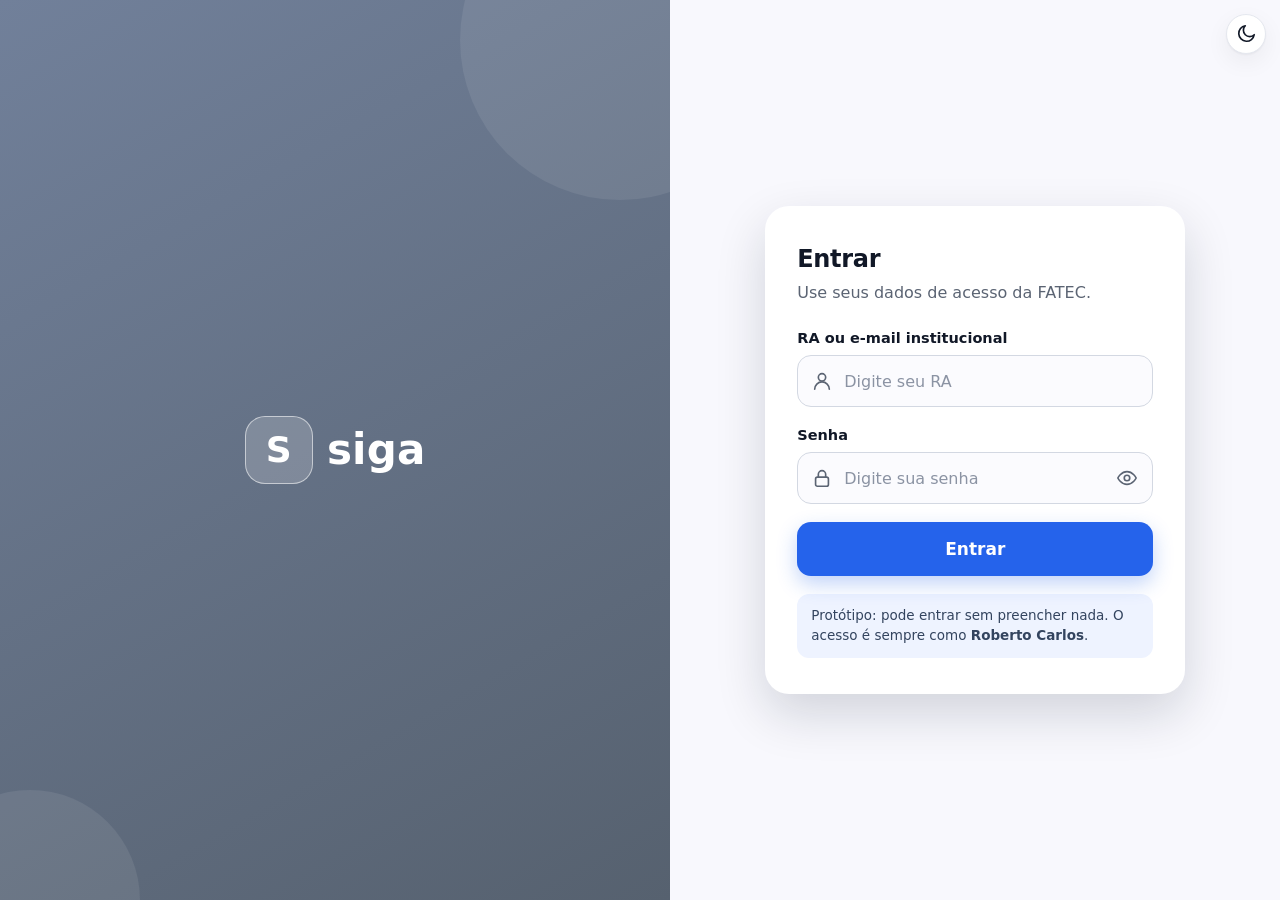
<file: index.html>
<!DOCTYPE html>
<html lang="pt-BR">
<head>
  <meta charset="utf-8">
  <meta name="viewport" content="width=device-width, initial-scale=1">
  <meta name="theme-color" content="#64748b">
  <meta name="color-scheme" content="light dark">
  <title>Entrar | SIGA</title>
  <link rel="stylesheet" href="css/style.css">
  <script src="js/app.js" data-page="login"></script>
</head>
<body class="login-page">

  <svg width="0" height="0" style="position:absolute" aria-hidden="true">
    <defs>
      <symbol id="i-user" viewBox="0 0 24 24"><circle cx="12" cy="8" r="4"/><path d="M4 21c0-4.4 3.6-8 8-8s8 3.6 8 8"/></symbol>
      <symbol id="i-lock" viewBox="0 0 24 24"><rect x="5" y="11" width="14" height="10" rx="2"/><path d="M8 11V8a4 4 0 0 1 8 0v3"/></symbol>
      <symbol id="i-eye" viewBox="0 0 24 24"><path d="M2 12s3.5-7 10-7 10 7 10 7-3.5 7-10 7S2 12 2 12z"/><circle cx="12" cy="12" r="3"/></symbol>
      <symbol id="i-eyeoff" viewBox="0 0 24 24"><path d="M3 3l18 18"/><path d="M10.6 5.1A10 10 0 0 1 12 5c6.5 0 10 7 10 7a17 17 0 0 1-3.2 4.2M6.6 6.7C3.7 8.5 2 12 2 12s3.5 7 10 7c1.6 0 3-.4 4.3-1"/><path d="M9.9 9.9a3 3 0 0 0 4.2 4.2"/></symbol>
      <symbol id="i-moon" viewBox="0 0 24 24"><path d="M21 12.8A8.5 8.5 0 1 1 11.2 3a6.7 6.7 0 0 0 9.8 9.8z"/></symbol>
      <symbol id="i-sun" viewBox="0 0 24 24"><circle cx="12" cy="12" r="4"/><path d="M12 2v2M12 20v2M4.9 4.9l1.4 1.4M17.7 17.7l1.4 1.4M2 12h2M20 12h2M4.9 19.1l1.4-1.4M17.7 6.3l1.4-1.4"/></symbol>
    </defs>
  </svg>

  <button type="button" class="theme-toggle theme-toggle--float" data-theme-toggle aria-label="Modo escuro" aria-pressed="false">
    <svg class="i i--moon" aria-hidden="true"><use href="#i-moon"/></svg>
    <svg class="i i--sun" aria-hidden="true"><use href="#i-sun"/></svg>
  </button>

  <main class="login">

    <section class="login__brand">
      <a class="brand brand--lg" href="index.html" aria-label="SIGA">
        <span class="brand__mark" aria-hidden="true">S</span>
        <span class="brand__name">siga</span>
      </a>
    </section>

    <section class="login__panel">
      <div class="login__card">
        <h2>Entrar</h2>
        <p>Use seus dados de acesso da FATEC.</p>

        <form id="login-form" class="form" novalidate>
          <div class="field">
            <label for="usuario">RA ou e-mail institucional</label>
            <div class="input">
              <svg class="i"><use href="#i-user"/></svg>
              <input id="usuario" name="usuario" type="text" autocomplete="username" placeholder="Digite seu RA">
            </div>
          </div>

          <div class="field">
            <label for="senha">Senha</label>
            <div class="input">
              <svg class="i"><use href="#i-lock"/></svg>
              <input id="senha" name="senha" type="password" autocomplete="current-password" placeholder="Digite sua senha">
              <button type="button" class="toggle-pass" id="toggle-senha" aria-label="Mostrar senha" aria-pressed="false">
                <svg class="i"><use href="#i-eye"/></svg>
              </button>
            </div>
          </div>

          <button type="submit" class="btn"><span>Entrar</span></button>
        </form>

        <p class="hint">Protótipo: pode entrar sem preencher nada. O acesso é sempre como <strong>Roberto Carlos</strong>.</p>
      </div>
    </section>

  </main>

</body>
</html>
</file>
<file: css/style.css>
/* ==========================================================
   SIGA - protótipo de redesign (login, início e horário)
   Cores tiradas dos prints: topo cinza-azulado, barra escura,
   fundo lavanda claro, azul de destaque e faixa bege.
   ========================================================== */

:root {
  --header: #64748b;
  --header-dark: #56616f;
  --nav: #333333;
  --bg: #f8f8fd;
  --surface: #ffffff;
  --slate-card: #56616b;
  --beige: #dfdbd6;
  --blue: #2563eb;
  --blue-dark: #1d4ed8;
  --blue-soft: #eef3ff;
  --accent: #2563eb;
  --text: #111827;
  --muted: #5b6473;
  --line: #e4e7ee;
  --ok: #15803d;
  --ok-soft: #dcfce7;

  --hover: #fafbff;
  --tile-bg: #fbfbfe;
  --tile-hover-border: #bcd0ff;
  --pill-bg: #ffffff;
  --avatar-bg: #dbe4f5;
  --input-bg: #fbfbfe;
  --input-border: #d3d8e2;
  --hover-strong: #eef0f6;
  --hint-text: #33445f;
  --subtle: #4b5563;
  --brand-from: #71809a;
  --brand-to: var(--header-dark);
  --toast-bg: #111827;
  --toast-text: #ffffff;

  color-scheme: light;
  --radius: 18px;
  --shadow: 0 1px 2px rgba(15, 23, 42, 0.05), 0 8px 24px rgba(15, 23, 42, 0.06);
  --font: "Inter", system-ui, -apple-system, "Segoe UI", Roboto, "Helvetica Neue", Arial, sans-serif;
}

/* ---------- tema escuro ---------- */
:root[data-theme="dark"] {
  --header: #1f2937;
  --header-dark: #161e2b;
  --nav: #1b2434;
  --bg: #0e131c;
  --surface: #171f2d;
  --beige: #212a3a;
  --blue-soft: #1b2a47;
  --accent: #8ab0ff;
  --text: #e8ebf2;
  --muted: #a0aabb;
  --line: #2a3446;
  --ok: #4ade80;
  --ok-soft: rgba(74, 222, 128, 0.16);

  --shadow: 0 1px 2px rgba(0, 0, 0, 0.3), 0 8px 24px rgba(0, 0, 0, 0.35);
  --hover: #1d2738;
  --tile-bg: #1b2434;
  --tile-hover-border: #3d5fa8;
  --pill-bg: rgba(255, 255, 255, 0.07);
  --avatar-bg: #26334d;
  --input-bg: #111826;
  --input-border: #37435a;
  --hover-strong: #243044;
  --hint-text: #c3cde0;
  --subtle: #a0aabb;
  --brand-from: #2a3648;
  --brand-to: #131a26;
  --toast-bg: #e8ebf2;
  --toast-text: #111827;

  color-scheme: dark;
}

*,
*::before,
*::after { box-sizing: border-box; }

html { -webkit-text-size-adjust: 100%; }

body {
  margin: 0;
  min-height: 100vh;
  background: var(--bg);
  color: var(--text);
  font-family: var(--font);
  font-size: 16px;
  line-height: 1.45;
  padding-bottom: calc(104px + env(safe-area-inset-bottom));
}

h1, h2, h3, p, dl, dd { margin: 0; }
ul { margin: 0; padding: 0; list-style: none; }
a { color: inherit; text-decoration: none; }
button { font: inherit; color: inherit; background: none; border: 0; padding: 0; cursor: pointer; }
img { max-width: 100%; }

:focus-visible { outline: 3px solid #93b4ff; outline-offset: 2px; border-radius: 6px; }

.sr {
  position: absolute; width: 1px; height: 1px; overflow: hidden;
  clip: rect(0 0 0 0); white-space: nowrap;
}

/* ---------- ícones (sprite inline em cada página) ---------- */
.i {
  width: 22px; height: 22px; flex: none;
  fill: none; stroke: currentColor; stroke-width: 1.8;
  stroke-linecap: round; stroke-linejoin: round;
}

/* ---------- topo ---------- */
.topbar {
  position: sticky; top: 0; z-index: 20;
  height: 60px;
  display: flex; align-items: center; justify-content: space-between;
  padding: 0 clamp(16px, 4vw, 32px);
  background: var(--header);
  color: #fff;
  box-shadow: 0 2px 12px rgba(15, 23, 42, 0.12);
}

.brand { display: inline-flex; align-items: center; gap: 10px; font-weight: 700; font-size: 20px; letter-spacing: 0.2px; }
.brand__mark {
  width: 32px; height: 32px; border-radius: 10px;
  display: grid; place-items: center;
  background: rgba(255, 255, 255, 0.18);
  border: 1.5px solid rgba(255, 255, 255, 0.55);
  font-size: 17px; font-weight: 800;
}

.user {
  display: flex; align-items: center; gap: 12px;
  padding: 4px 4px 4px 14px; margin-right: -4px;
  border-radius: 999px;
  font-size: 15px;
  transition: background 0.2s;
}
.user:hover { background: rgba(255, 255, 255, 0.14); }
.user__hi { display: none; }
.user__hi strong { font-weight: 600; }

.avatar {
  position: relative; flex: none;
  width: 38px; height: 38px; border-radius: 50%;
  overflow: hidden;
  background: var(--avatar-bg); color: var(--accent);
  border: 2px solid rgba(255, 255, 255, 0.85);
  display: grid; place-items: center;
  font-weight: 700; font-size: 14px;
}
.avatar img {
  position: absolute; inset: 0; width: 100%; height: 100%;
  object-fit: cover; font-size: 0; color: transparent;
}
.avatar--lg { width: 54px; height: 54px; font-size: 18px; border-color: #fff; box-shadow: 0 0 0 2px var(--blue-soft); }

.topbar__actions { display: flex; align-items: center; gap: 6px; }

/* ---------- botão de tema (claro/escuro) ---------- */
.theme-toggle {
  position: relative; flex: none;
  width: 40px; height: 40px;
  display: grid; place-items: center;
  border-radius: 50%;
  color: inherit;
  transition: background 0.2s, transform 0.2s;
}
.theme-toggle:hover { background: rgba(255, 255, 255, 0.14); }
.theme-toggle:active { transform: scale(0.92); }
.theme-toggle .i--sun { display: none; }
:root[data-theme="dark"] .theme-toggle .i--sun { display: block; }
:root[data-theme="dark"] .theme-toggle .i--moon { display: none; }

/* no login não há header: o botão flutua no canto */
.theme-toggle--float {
  position: fixed; top: 14px; right: 14px; z-index: 50;
  background: var(--surface); color: var(--text);
  border: 1px solid var(--line);
  box-shadow: var(--shadow);
}
.theme-toggle--float:hover { background: var(--hover-strong); }

/* ---------- barra inferior ---------- */
.tabbar {
  position: fixed; left: 50%; z-index: 30;
  bottom: calc(12px + env(safe-area-inset-bottom));
  transform: translateX(-50%);
  width: min(520px, calc(100% - 24px));
  display: flex; gap: 4px; padding: 6px;
  background: var(--nav);
  border-radius: 22px;
  box-shadow: 0 10px 30px rgba(0, 0, 0, 0.28);
}
.tabbar__item {
  flex: 1; min-height: 56px;
  display: flex; flex-direction: column; align-items: center; justify-content: center; gap: 3px;
  border-radius: 16px;
  color: rgba(255, 255, 255, 0.75);
  font-size: 12.5px; font-weight: 600;
  transition: background 0.2s, color 0.2s;
}
.tabbar__item:hover { background: rgba(255, 255, 255, 0.08); color: #fff; }
.tabbar__item.is-current { background: rgba(255, 255, 255, 0.14); color: #fff; }

/* ---------- estrutura de página ---------- */
.page {
  max-width: 1120px; margin: 0 auto;
  padding: 24px clamp(16px, 4vw, 32px);
}

.hero { margin-bottom: 20px; }
.hero h1 { font-size: clamp(26px, 5vw, 34px); line-height: 1.15; letter-spacing: -0.4px; }
.hero p { margin-top: 6px; color: var(--muted); font-size: 16px; }

/* ---------- início: grade ---------- */
.home-grid { display: grid; gap: 16px; grid-template-columns: minmax(0, 1fr); align-items: start; }
.home-main { display: grid; gap: 16px; }

/* ---------- painéis com dropdown ---------- */
.panel {
  background: var(--surface);
  border: 1px solid var(--line);
  border-radius: var(--radius);
  box-shadow: var(--shadow);
  overflow: hidden;
}

.panel__head {
  width: 100%; text-align: left;
  display: flex; align-items: center; gap: 14px;
  padding: 16px 18px;
  transition: background 0.2s;
}
.panel__head:hover { background: var(--hover); }

.icon-tile {
  width: 46px; height: 46px; flex: none;
  display: grid; place-items: center;
  border-radius: 14px;
  background: var(--blue-soft); color: var(--accent);
  transition: transform 0.2s, background 0.2s, color 0.2s;
}

.panel__title { flex: 1; min-width: 0; display: grid; gap: 1px; }
.panel__title strong { font-size: 17px; display: flex; align-items: center; gap: 8px; }
.panel__title small { font-size: 14px; color: var(--muted); }

.badge {
  min-width: 24px; height: 24px; padding: 0 7px;
  display: inline-grid; place-items: center;
  border-radius: 999px;
  background: var(--blue); color: #fff;
  font-size: 13px; font-weight: 700;
}

.chev { color: var(--muted); transition: transform 0.3s ease; }
.panel.is-open .chev { transform: rotate(180deg); }

/* animação do dropdown: altura 0 -> auto sem precisar de JS de medição */
.panel__body {
  display: grid; grid-template-rows: 0fr;
  visibility: hidden;
  transition: grid-template-rows 0.32s ease, visibility 0s linear 0.32s;
}
.panel.is-open .panel__body {
  grid-template-rows: 1fr;
  visibility: visible;
  transition-delay: 0s;
}
.panel__inner { overflow: hidden; min-height: 0; }

/* ---------- atalhos ---------- */
.tiles {
  display: grid; gap: 10px;
  grid-template-columns: repeat(3, minmax(0, 1fr));
  padding: 4px 16px 18px;
  border-top: 1px solid var(--line);
  padding-top: 16px;
}
.tile {
  display: flex; flex-direction: column; align-items: center; justify-content: center; gap: 10px;
  min-height: 104px; padding: 12px 6px;
  text-align: center;
  font-size: 13.5px; font-weight: 600; line-height: 1.25;
  background: var(--tile-bg);
  border: 1px solid var(--line);
  border-radius: 16px;
  transition: transform 0.2s, border-color 0.2s, box-shadow 0.2s, background 0.2s;
}
.tile .icon-tile { width: 42px; height: 42px; border-radius: 12px; background: var(--surface); border: 1px solid var(--line); }
.tile:hover { transform: translateY(-3px); border-color: var(--tile-hover-border); background: var(--surface); box-shadow: 0 8px 18px rgba(37, 99, 235, 0.12); }
.tile:hover .icon-tile { background: var(--blue); color: #fff; border-color: var(--blue); }
.tile--wide { grid-column: 1 / -1; flex-direction: row; min-height: 72px; justify-content: center; }

/* ---------- card do aluno ---------- */
.student .panel__head { padding: 18px; }
.student__name { font-size: 16px; font-weight: 700; line-height: 1.25; text-transform: uppercase; letter-spacing: 0.1px; }
.student__ra { font-size: 14px; color: var(--muted); }

.facts { border-top: 1px solid var(--line); }
.facts > div { padding: 12px 18px; border-bottom: 1px solid var(--line); display: grid; gap: 2px; }
.facts dt { font-size: 13px; color: var(--muted); }
.facts dd { font-size: 15px; font-weight: 600; }

.chip {
  display: inline-flex; align-items: center; gap: 6px;
  padding: 3px 12px; border-radius: 999px;
  font-size: 14px; font-weight: 700;
}
.chip--ok { background: var(--ok-soft); color: var(--ok); }
.chip--ok::before { content: ""; width: 8px; height: 8px; border-radius: 50%; background: currentColor; }

.link { display: inline-block; padding: 14px 18px 18px; color: var(--accent); font-size: 15px; font-weight: 600; }
.link:hover { text-decoration: underline; }

/* ---------- cabeçalho de página interna ---------- */
.page-head {
  display: flex; align-items: center; gap: 14px;
  padding: 14px 18px;
  background: var(--beige);
  border-radius: var(--radius);
}
.back {
  width: 42px; height: 42px; flex: none;
  display: grid; place-items: center;
  border-radius: 50%;
  background: var(--surface); color: var(--accent);
  box-shadow: 0 1px 3px rgba(15, 23, 42, 0.12);
  transition: transform 0.2s;
}
.back:hover { transform: translateX(-3px); }
.page-head h1 { font-size: 21px; line-height: 1.2; }
.page-head p { font-size: 14.5px; color: var(--subtle); }

/* ---------- horário ---------- */
.daytabs { display: flex; gap: 8px; margin: 16px 0; overflow-x: auto; padding: 2px; }
.daytab {
  position: relative; flex: 1; min-width: 58px; height: 52px;
  border-radius: 14px;
  background: var(--surface); border: 1px solid var(--line);
  font-weight: 700; font-size: 15px; color: var(--muted);
  transition: background 0.2s, color 0.2s, border-color 0.2s;
}
.daytab.is-active { background: var(--blue); border-color: var(--blue); color: #fff; }
.daytab.is-today::after {
  content: ""; position: absolute; top: 7px; right: 9px;
  width: 7px; height: 7px; border-radius: 50%;
  background: var(--accent);
}
.daytab.is-active.is-today::after { background: #fff; }

.week { display: grid; gap: 16px; margin-top: 16px; }
@media (max-width: 1023px) { .daytabs + .week { margin-top: 0; } }

.day__title {
  display: flex; align-items: center; justify-content: space-between; gap: 8px;
  padding: 12px 16px; margin-bottom: 12px;
  background: var(--header); color: #fff;
  border-radius: 14px;
  font-size: 16px; font-weight: 700;
}
.today-badge {
  display: none;
  padding: 2px 10px; border-radius: 999px;
  background: #fff; color: var(--blue);
  font-size: 12.5px; font-weight: 800;
}
.day.is-today .day__title { background: var(--blue); }
.day.is-today .today-badge { display: inline-block; }

.blocks { display: grid; gap: 12px; }

.block {
  --c: var(--blue);
  display: grid; grid-template-columns: 74px minmax(0, 1fr); gap: 14px;
  padding: 14px 16px;
  background: var(--surface);
  background: color-mix(in srgb, var(--c) 6%, var(--surface));
  border: 1px solid var(--line);
  border-left: 5px solid var(--c);
  border-radius: 16px;
  box-shadow: var(--shadow);
  animation: rise 0.35s ease both;
  transition: transform 0.2s, box-shadow 0.2s;
}
.block:hover { transform: translateY(-2px); box-shadow: 0 12px 28px rgba(15, 23, 42, 0.12); }

.block__time { display: grid; align-content: start; gap: 2px; }
.block__time strong { font-size: 19px; line-height: 1.1; }
.block__time span { font-size: 14px; color: var(--muted); }

.block__code { font-size: 12.5px; font-weight: 700; letter-spacing: 0.4px; color: var(--c); }
:root[data-theme="dark"] .block { background: color-mix(in srgb, var(--c) 12%, var(--surface)); }
:root[data-theme="dark"] .block__code { color: color-mix(in srgb, var(--c) 55%, #fff); }
.block h3 { font-size: 16px; line-height: 1.25; margin: 2px 0 4px; }
.block__prof { font-size: 14px; color: var(--muted); }
.block__meta { margin-top: 10px; display: flex; flex-wrap: wrap; align-items: center; gap: 6px 10px; }
.pill {
  padding: 2px 10px; border-radius: 999px;
  background: var(--pill-bg); border: 1px solid var(--line);
  font-size: 12.5px; font-weight: 700; color: var(--text);
}
.slots { font-size: 12.5px; color: var(--muted); }

@keyframes rise {
  from { opacity: 0; transform: translateY(10px); }
  to { opacity: 1; transform: none; }
}

/* ---------- aviso rápido ---------- */
.toast {
  position: fixed; left: 50%; z-index: 40;
  bottom: calc(96px + env(safe-area-inset-bottom));
  transform: translate(-50%, 12px);
  max-width: calc(100% - 32px);
  padding: 12px 18px;
  background: var(--toast-bg); color: var(--toast-text);
  border-radius: 14px;
  font-size: 14.5px; text-align: center;
  opacity: 0; pointer-events: none;
  transition: opacity 0.25s, transform 0.25s;
}
.toast.is-visible { opacity: 1; transform: translate(-50%, 0); }

/* ==========================================================
   LOGIN
   ========================================================== */
body.login-page { padding-bottom: 0; }

.login { min-height: 100vh; display: grid; grid-template-columns: minmax(0, 1fr); }

.login__brand {
  position: relative; overflow: hidden;
  padding: 36px 24px 96px;
  color: #fff;
  background: linear-gradient(150deg, var(--brand-from) 0%, var(--brand-to) 100%);
}
.login__brand::before,
.login__brand::after {
  content: ""; position: absolute; border-radius: 50%;
  background: rgba(255, 255, 255, 0.08);
}
.login__brand::before { width: 320px; height: 320px; right: -110px; top: -120px; }
.login__brand::after { width: 220px; height: 220px; left: -80px; bottom: -110px; }
.login__brand > * { position: relative; z-index: 1; }

/* login: painel de marca só com o logo, centralizado */
.login__brand { display: flex; align-items: center; justify-content: center; }
.brand--lg { font-size: 34px; gap: 14px; }
.brand--lg .brand__mark { width: 54px; height: 54px; border-radius: 16px; font-size: 28px; }

.login__panel {
  position: relative; z-index: 2;
  display: flex; justify-content: center; align-items: center;
  margin-top: -64px; padding: 0 16px 32px;
}
.login__card {
  width: 100%; max-width: 420px;
  padding: 28px 22px;
  background: var(--surface);
  border-radius: 24px;
  box-shadow: 0 20px 50px rgba(15, 23, 42, 0.16);
  animation: rise 0.45s ease both;
}
.login__card h2 { font-size: 24px; letter-spacing: -0.3px; }
.login__card > p { margin-top: 4px; color: var(--muted); }

.form { display: grid; gap: 18px; margin-top: 24px; }
.field { display: grid; gap: 6px; }
.field label { font-size: 14.5px; font-weight: 600; }

.input { position: relative; }
.input > .i { position: absolute; left: 14px; top: 50%; transform: translateY(-50%); color: var(--muted); pointer-events: none; }
.input input {
  width: 100%; height: 52px;
  padding: 0 48px 0 46px;
  border: 1.5px solid var(--input-border); border-radius: 14px;
  background: var(--input-bg); color: var(--text);
  font: inherit; font-size: 16px; /* 16px evita zoom automático no iPhone */
  transition: border-color 0.2s, box-shadow 0.2s, background 0.2s;
}
.input input::placeholder { color: #8b93a3; }
.input input:focus { outline: none; border-color: var(--blue); background: var(--surface); box-shadow: 0 0 0 4px rgba(37, 99, 235, 0.15); }

.toggle-pass {
  position: absolute; right: 6px; top: 50%; transform: translateY(-50%);
  width: 40px; height: 40px; display: grid; place-items: center;
  border-radius: 10px; color: var(--muted);
}
.toggle-pass:hover { background: var(--hover-strong); }

.btn {
  position: relative;
  width: 100%; height: 54px;
  display: inline-flex; align-items: center; justify-content: center; gap: 10px;
  border-radius: 14px;
  background: var(--blue); color: #fff;
  font-size: 17px; font-weight: 700;
  box-shadow: 0 8px 20px rgba(37, 99, 235, 0.28);
  transition: background 0.2s, transform 0.15s, box-shadow 0.2s;
}
.btn:hover { background: var(--blue-dark); }
.btn:active { transform: scale(0.985); }
.btn[disabled] { cursor: progress; opacity: 0.9; }
.btn.is-loading::after {
  content: ""; width: 18px; height: 18px;
  border: 2.5px solid rgba(255, 255, 255, 0.4); border-top-color: #fff;
  border-radius: 50%; animation: spin 0.7s linear infinite;
}
@keyframes spin { to { transform: rotate(360deg); } }

.login__card > .hint {
  margin-top: 18px; padding: 12px 14px;
  background: var(--blue-soft); border-radius: 12px;
  font-size: 13.5px; color: var(--hint-text);
}

/* ==========================================================
   TELAS MAIORES
   ========================================================== */
@media (min-width: 480px) {
  .user__hi { display: inline; }
}

@media (max-width: 359px) {
  .tiles { grid-template-columns: repeat(2, minmax(0, 1fr)); }
}

@media (min-width: 900px) {
  /* computador: conteúdo ocupa ~80% da largura (com um mínimo para telas menores) */
  .page { width: 80%; min-width: min(100%, 860px); max-width: none; }

  .home-grid { grid-template-columns: minmax(0, 1fr) clamp(340px, 27%, 480px); gap: 24px; }
  .home-main { grid-column: 1; grid-row: 1; }
  .home-side { grid-column: 2; grid-row: 1; position: sticky; top: 84px; }
  .tiles { gap: 12px; }

  .login { grid-template-columns: 1.1fr 1fr; }
  .login__brand { padding: 56px 64px; }
  .brand--lg { font-size: 42px; }
  .brand--lg .brand__mark { width: 68px; height: 68px; border-radius: 20px; font-size: 36px; }
  .login__panel { margin: 0; padding: 32px; }
  .login__card { padding: 36px 32px; }
}

/* tablet e celular: um dia por vez (o JS marca .is-active) */
@media (max-width: 1023px) {
  .js .day { display: none; }
  .js .day.is-active { display: block; }
  .week { max-width: 680px; }
}

/* computador: semana inteira em 5 colunas */
@media (min-width: 1024px) {
  .page { min-width: min(100%, 1000px); }
  .daytabs { display: none; }
  .week { grid-template-columns: repeat(5, minmax(0, 1fr)); align-items: start; gap: 28px 24px; margin-top: 28px; }
  .day__title { font-size: 15px; padding: 12px 14px; }
  .block { grid-template-columns: minmax(0, 1fr); gap: 8px; padding: 14px; }
  .block__time { display: flex; align-items: baseline; gap: 6px; }
  .block__time strong { font-size: 18px; }
  .block__end::before { content: "\2013\00a0"; }
  .slots { display: block; }
}

@media (prefers-reduced-motion: reduce) {
  *, *::before, *::after { animation: none !important; transition: none !important; }
}
</file>
